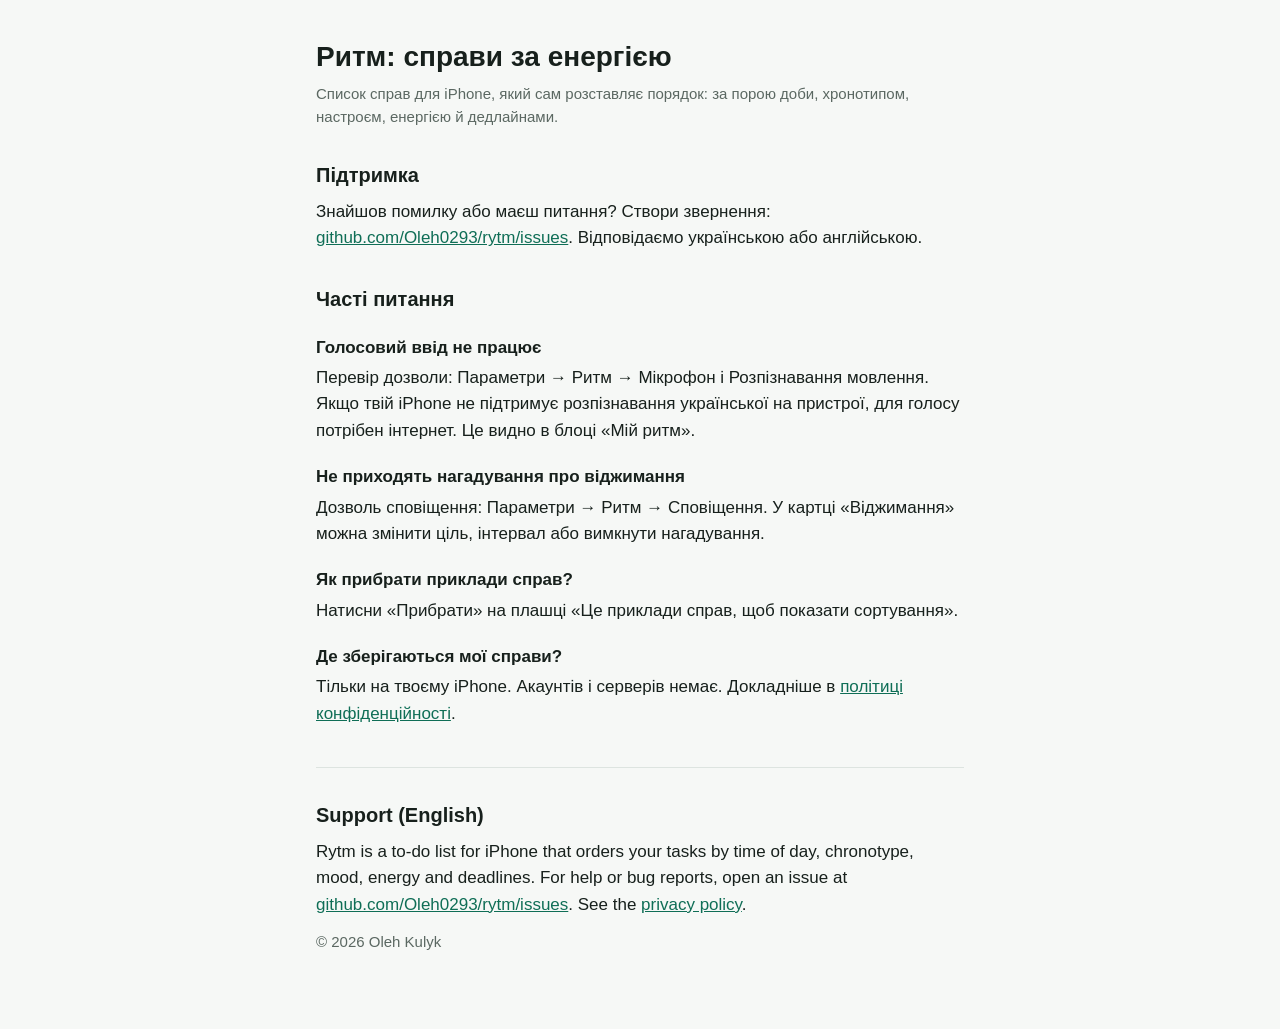
<file: index.html>
<!doctype html>
<html lang="uk">
<head>
<meta charset="utf-8">
<meta name="viewport" content="width=device-width, initial-scale=1">
<title>Ритм — підтримка</title>
<link rel="stylesheet" href="style.css">
</head>
<body>
<main>
<h1>Ритм: справи за енергією</h1>
<p class="muted">Список справ для iPhone, який сам розставляє порядок: за порою доби, хронотипом, настроєм, енергією й дедлайнами.</p>

<h2>Підтримка</h2>
<p>Знайшов помилку або маєш питання? Створи звернення: <a href="https://github.com/Oleh0293/rytm/issues/new">github.com/Oleh0293/rytm/issues</a>. Відповідаємо українською або англійською.</p>

<h2>Часті питання</h2>
<h3>Голосовий ввід не працює</h3>
<p>Перевір дозволи: Параметри → Ритм → Мікрофон і Розпізнавання мовлення. Якщо твій iPhone не підтримує розпізнавання української на пристрої, для голосу потрібен інтернет. Це видно в блоці «Мій ритм».</p>
<h3>Не приходять нагадування про віджимання</h3>
<p>Дозволь сповіщення: Параметри → Ритм → Сповіщення. У картці «Віджимання» можна змінити ціль, інтервал або вимкнути нагадування.</p>
<h3>Як прибрати приклади справ?</h3>
<p>Натисни «Прибрати» на плашці «Це приклади справ, щоб показати сортування».</p>
<h3>Де зберігаються мої справи?</h3>
<p>Тільки на твоєму iPhone. Акаунтів і серверів немає. Докладніше в <a href="privacy.html">політиці конфіденційності</a>.</p>

<hr>
<div lang="en">
<h2>Support (English)</h2>
<p>Rytm is a to-do list for iPhone that orders your tasks by time of day, chronotype, mood, energy and deadlines. For help or bug reports, open an issue at <a href="https://github.com/Oleh0293/rytm/issues/new">github.com/Oleh0293/rytm/issues</a>. See the <a href="privacy.html">privacy policy</a>.</p>
</div>
<p class="muted">© 2026 Oleh Kulyk</p>
</main>
</body>
</html>
</file>
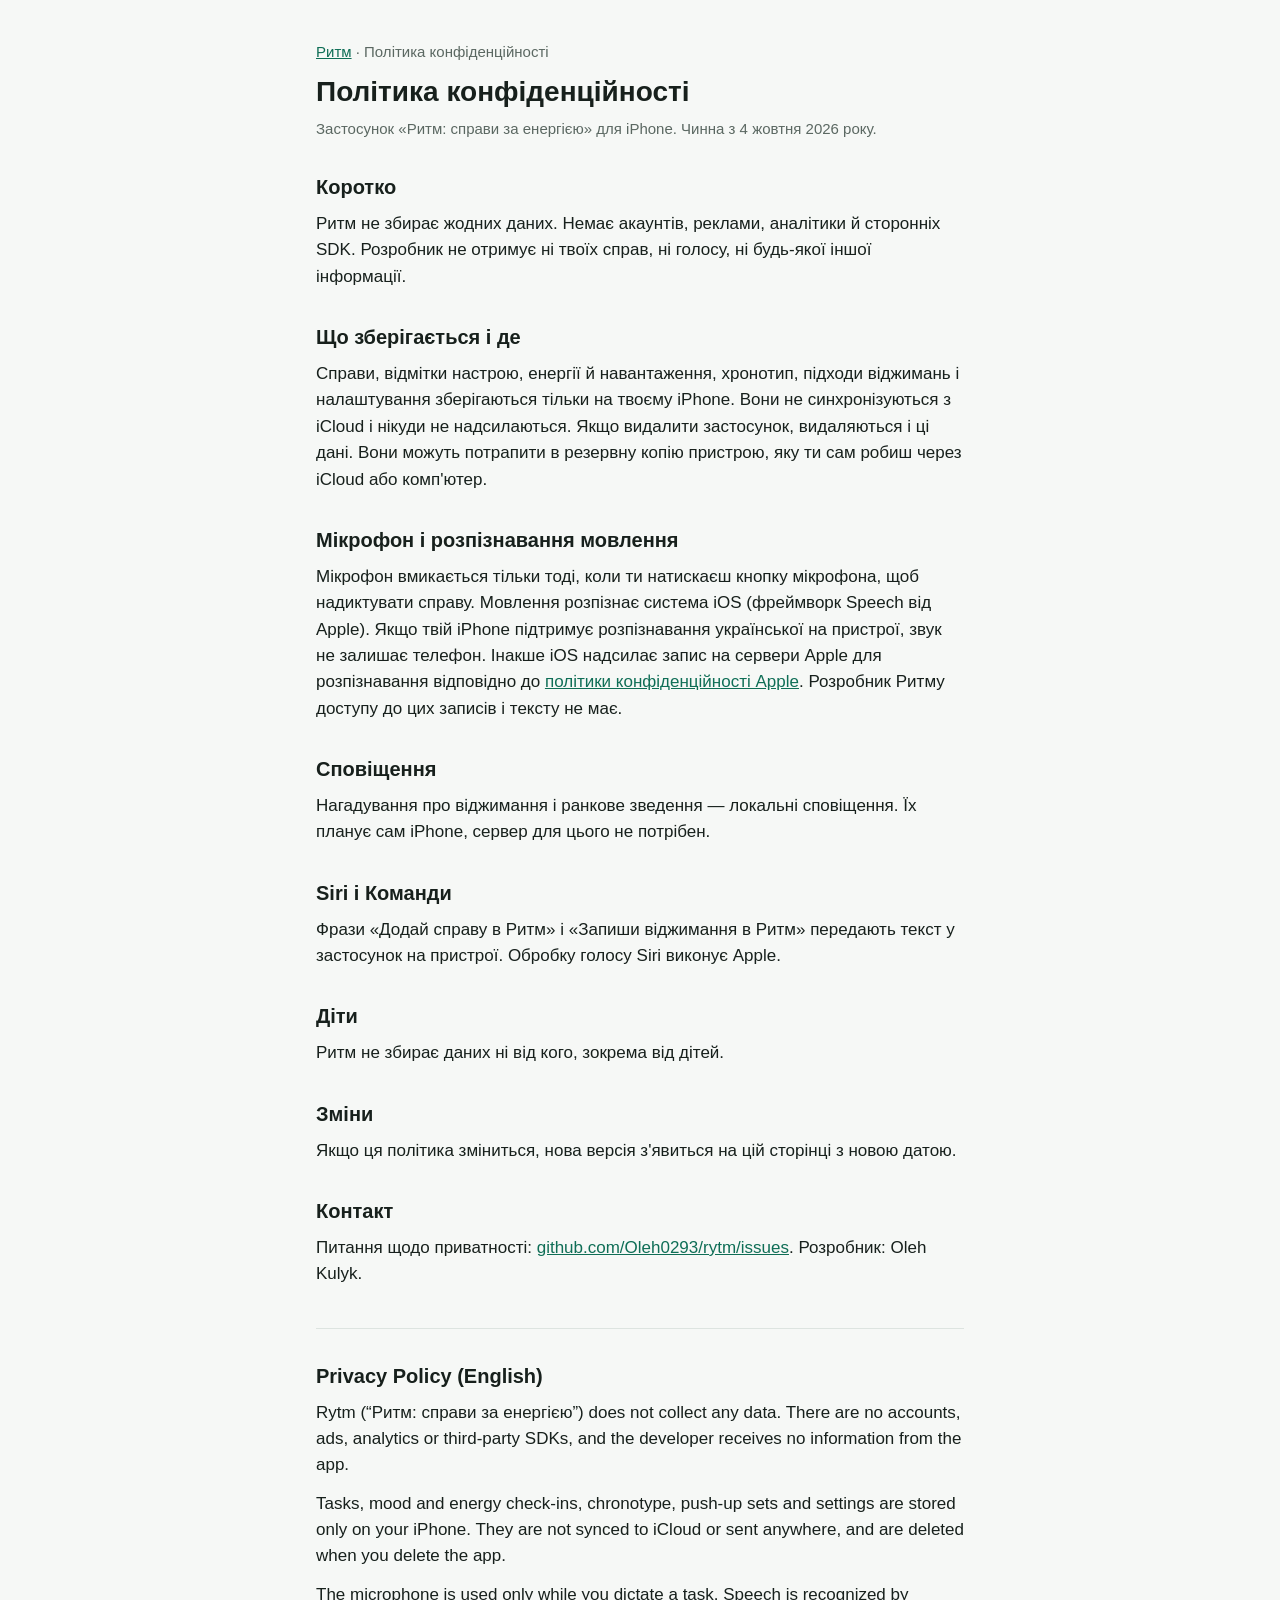
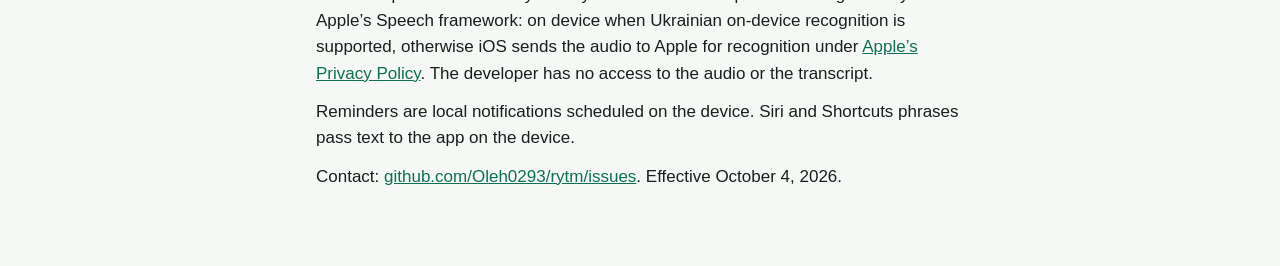
<file: privacy.html>
<!doctype html>
<html lang="uk">
<head>
<meta charset="utf-8">
<meta name="viewport" content="width=device-width, initial-scale=1">
<title>Ритм — політика конфіденційності</title>
<link rel="stylesheet" href="style.css">
</head>
<body>
<main>
<p class="nav"><a href="./">Ритм</a> · Політика конфіденційності</p>
<h1>Політика конфіденційності</h1>
<p class="muted">Застосунок «Ритм: справи за енергією» для iPhone. Чинна з 4 жовтня 2026 року.</p>

<h2>Коротко</h2>
<p>Ритм не збирає жодних даних. Немає акаунтів, реклами, аналітики й сторонніх SDK. Розробник не отримує ні твоїх справ, ні голосу, ні будь-якої іншої інформації.</p>

<h2>Що зберігається і де</h2>
<p>Справи, відмітки настрою, енергії й навантаження, хронотип, підходи віджимань і налаштування зберігаються тільки на твоєму iPhone. Вони не синхронізуються з iCloud і нікуди не надсилаються. Якщо видалити застосунок, видаляються і ці дані. Вони можуть потрапити в резервну копію пристрою, яку ти сам робиш через iCloud або комп'ютер.</p>

<h2>Мікрофон і розпізнавання мовлення</h2>
<p>Мікрофон вмикається тільки тоді, коли ти натискаєш кнопку мікрофона, щоб надиктувати справу. Мовлення розпізнає система iOS (фреймворк Speech від Apple). Якщо твій iPhone підтримує розпізнавання української на пристрої, звук не залишає телефон. Інакше iOS надсилає запис на сервери Apple для розпізнавання відповідно до <a href="https://www.apple.com/legal/privacy/">політики конфіденційності Apple</a>. Розробник Ритму доступу до цих записів і тексту не має.</p>

<h2>Сповіщення</h2>
<p>Нагадування про віджимання і ранкове зведення — локальні сповіщення. Їх планує сам iPhone, сервер для цього не потрібен.</p>

<h2>Siri і Команди</h2>
<p>Фрази «Додай справу в Ритм» і «Запиши віджимання в Ритм» передають текст у застосунок на пристрої. Обробку голосу Siri виконує Apple.</p>

<h2>Діти</h2>
<p>Ритм не збирає даних ні від кого, зокрема від дітей.</p>

<h2>Зміни</h2>
<p>Якщо ця політика зміниться, нова версія з'явиться на цій сторінці з новою датою.</p>

<h2>Контакт</h2>
<p>Питання щодо приватності: <a href="https://github.com/Oleh0293/rytm/issues">github.com/Oleh0293/rytm/issues</a>. Розробник: Oleh Kulyk.</p>

<hr>

<h2 lang="en">Privacy Policy (English)</h2>
<div lang="en">
<p>Rytm (“Ритм: справи за енергією”) does not collect any data. There are no accounts, ads, analytics or third-party SDKs, and the developer receives no information from the app.</p>
<p>Tasks, mood and energy check-ins, chronotype, push-up sets and settings are stored only on your iPhone. They are not synced to iCloud or sent anywhere, and are deleted when you delete the app.</p>
<p>The microphone is used only while you dictate a task. Speech is recognized by Apple’s Speech framework: on device when Ukrainian on-device recognition is supported, otherwise iOS sends the audio to Apple for recognition under <a href="https://www.apple.com/legal/privacy/">Apple’s Privacy Policy</a>. The developer has no access to the audio or the transcript.</p>
<p>Reminders are local notifications scheduled on the device. Siri and Shortcuts phrases pass text to the app on the device.</p>
<p>Contact: <a href="https://github.com/Oleh0293/rytm/issues">github.com/Oleh0293/rytm/issues</a>. Effective October 4, 2026.</p>
</div>
</main>
</body>
</html>
</file>
<file: style.css>
:root { --bg: #f6f8f6; --fg: #17201c; --muted: #5b6862; --accent: #0f6e56; --line: #dde4e0; }
@media (prefers-color-scheme: dark) {
  :root { --bg: #111714; --fg: #e8eeea; --muted: #9aa8a1; --accent: #5cc5a2; --line: #26302b; }
}
* { box-sizing: border-box; }
body { margin: 0; background: var(--bg); color: var(--fg);
  font: 17px/1.55 -apple-system, BlinkMacSystemFont, "Segoe UI", Roboto, sans-serif; }
main { max-width: 680px; margin: 0 auto; padding: 40px 16px 64px; }
h1 { font-size: 28px; line-height: 1.2; margin: 0 0 8px; }
h2 { font-size: 20px; margin: 32px 0 8px; }
h3 { font-size: 17px; margin: 20px 0 4px; }
p { margin: 0 0 12px; }
a { color: var(--accent); }
.muted, .nav { color: var(--muted); font-size: 15px; }
hr { border: 0; border-top: 1px solid var(--line); margin: 40px 0 8px; }
</file>
